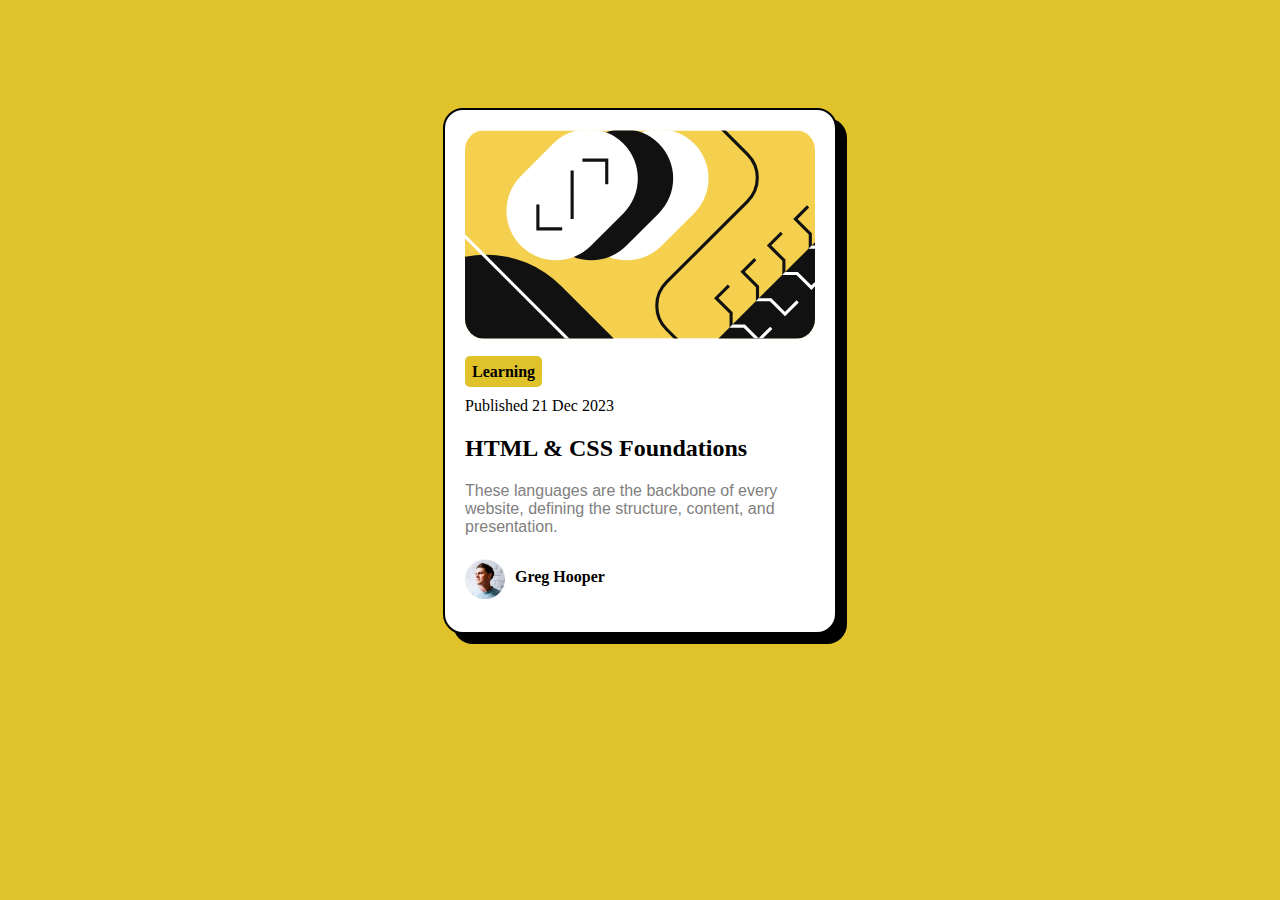
<file: Blog Preview Card Main/index.html>
<!DOCTYPE html>
<html lang="en">
<head>
  <meta charset="UTF-8">
  <meta name="viewport" content="width=device-width, initial-scale=1.0"> <!-- displays site properly based on user's device -->
  <link rel="stylesheet" href="./styles.css">
  <link rel="icon" type="image/png" sizes="32x32" href="./assets/images/favicon-32x32.png">
  
  <title>Frontend Mentor | Blog preview card</title>


</head>
<body>

  <div class="blog-container">
    <div class="blog-image">
      <img src="./assets/images/illustration-article.svg" alt="blog image">
    </div>

    <div class="blog-content">
      <h4>Learning</h4>
      <p id="publish">Published 21 Dec 2023</p>
      <h2>HTML & CSS Foundations</h2>
      <p id="description">These languages are the backbone of every website, 
        defining the structure, content, and presentation.</p>
    </div>

    <div class="blog-author">
      <img src="./assets/images/image-avatar.webp" alt="author image">
      <p>Greg Hooper</p>
      </div>
      </div>
</body>
</html>
</file>
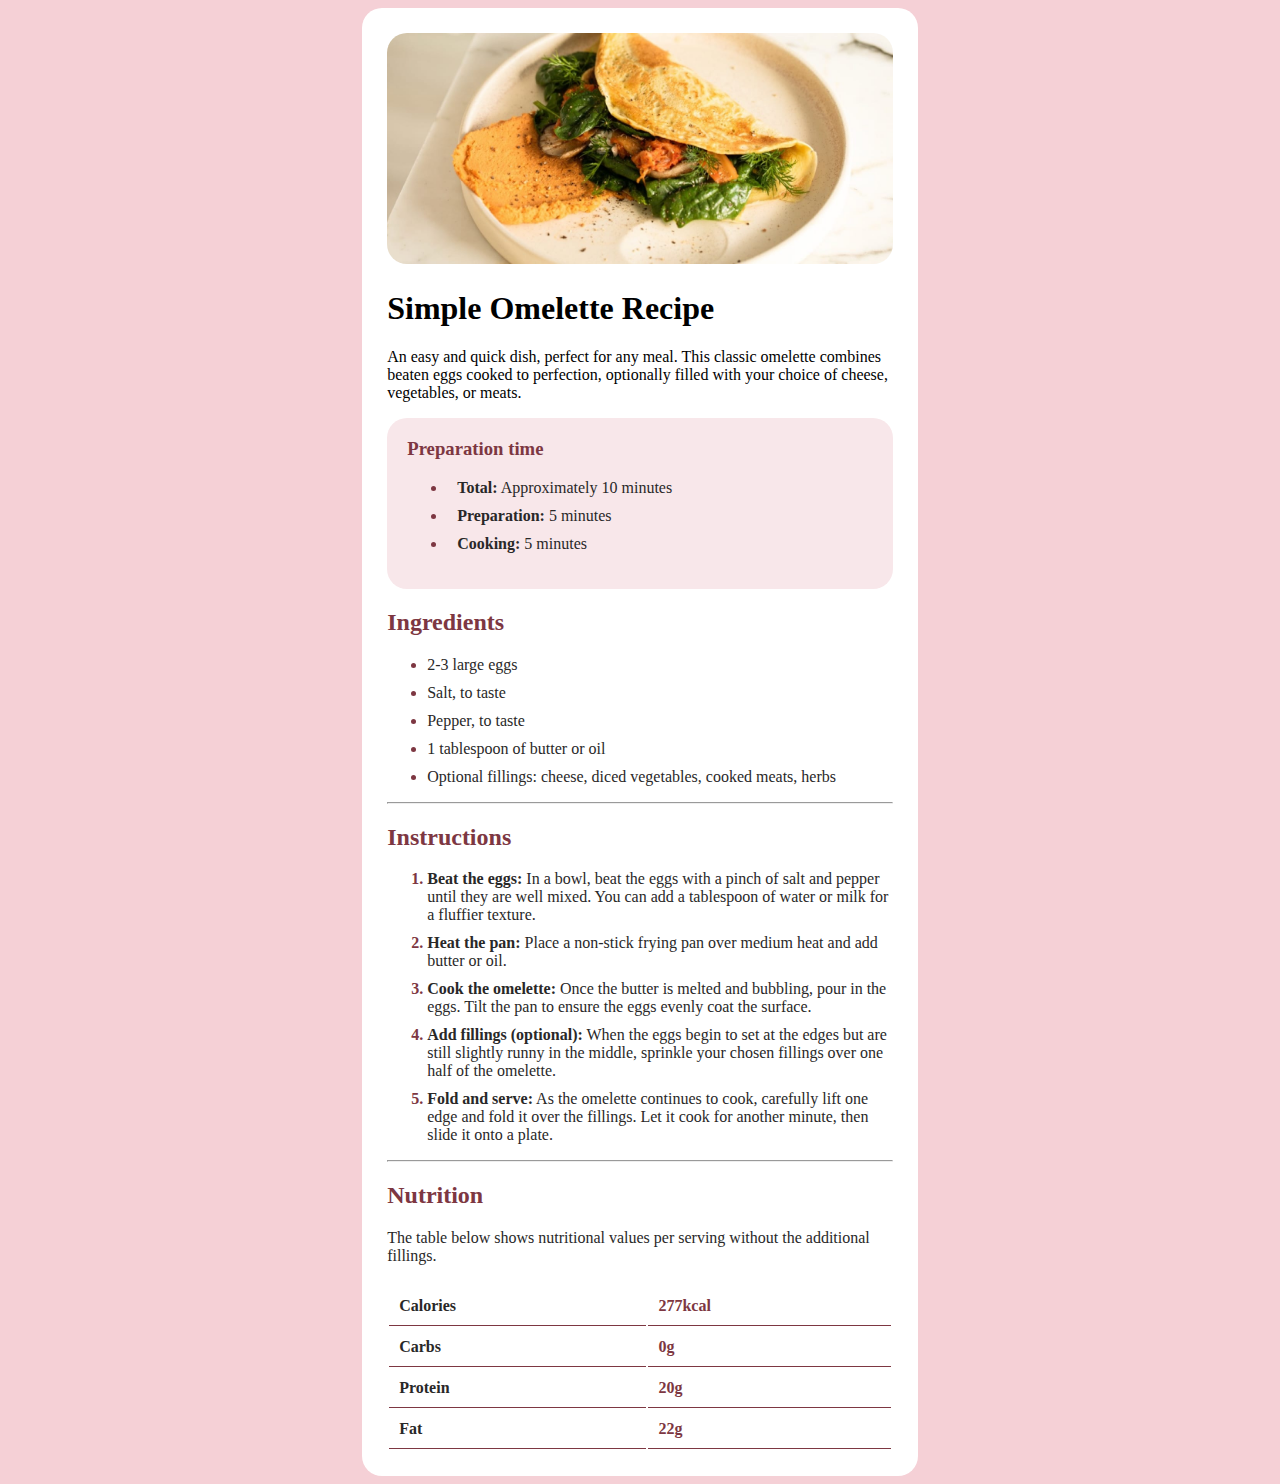
<file: Recipe Page/index.html>
<!DOCTYPE html>
<html lang="en">
<head>
  <meta charset="UTF-8">
  <meta name="viewport" content="width=device-width, initial-scale=1.0"> <!-- displays site properly based on user's device -->

  <link rel="icon" type="image/png" sizes="32x32" href="./assets/images/favicon-32x32.png">
  <link rel="stylesheet" href="./styles.css">
  <title>Frontend Mentor | Recipe page</title>
</head>
<body>

  <main class="main-container">
    <section class="recipe-main">
      <img src="./assets/images/image-omelette.jpeg" alt="image of the recipe page">
      <h1>Simple Omelette Recipe</h1>
      <p>An easy and quick dish, perfect for any meal. This classic omelette combines beaten eggs cooked to perfection, 
        optionally filled with your choice of cheese, vegetables, or meats.
      </p>

      <section class="recipe-time">
        <h3>Preparation time</h3>
        <ul class="recipe-time-list" type="disc">
          <li><b>Total:</b> Approximately 10 minutes</li>
          <li><b>Preparation:</b> 5 minutes</li>
          <li><b>Cooking:</b> 5 minutes</li>
        </ul>
      </section>

      <section class="recipe-ingredients">
        <h2>Ingredients</h2>
        <ul class="recipe-ingredients-list" type="disc">
          <li>2-3 large eggs</li>
          <li>Salt, to taste</li>
          <li>Pepper, to taste</li>
          <li>1 tablespoon of butter or oil</li>
          <li>Optional fillings: cheese, diced vegetables, cooked meats, herbs</li>
        </ul>
      </section>

      <hr/>

      <section class="recipe-instructions">
        <h2>Instructions</h2>
        <ol class="recipe-instructions-list" type="1">
          <li><b>Beat the eggs:</b> In a bowl, beat the eggs with a pinch of salt and pepper until they are well mixed. You can add a tablespoon of water or milk for a fluffier texture.</li>
          <li><b>Heat the pan:</b> Place a non-stick frying pan over medium heat and add butter or oil.</li>
          <li><b>Cook the omelette:</b> Once the butter is melted and bubbling, pour in the eggs. Tilt the pan to ensure the eggs evenly coat the surface.</li>
          <li><b>Add fillings (optional):</b> When the eggs begin to set at the edges but are still slightly runny in the middle, sprinkle your chosen fillings over one half of the omelette.</li>
          <li><b>Fold and serve:</b> As the omelette continues to cook, carefully lift one edge and fold it over the fillings. Let it cook for another minute, then slide it onto a plate.</li>
      </section>

      <hr/>

      <section class="recipe-nutrition">
        <h2>Nutrition</h2>
        <p>The table below shows nutritional values per serving without the additional fillings.</p>
        <table class="recipe-nutrition-table">
          <tr>
            <th>Calories</th>
            <td>277kcal</td>
          </tr>
          <tr>
            <th>Carbs</th>
            <td>0g</td>
          </tr>
          <tr>
            <th>Protein</th>
            <td>20g</td>
          </tr>
          <tr>
            <th>Fat</th>
            <td>22g</td>
          </tr>
        </table>
      </section>
    </section>
  </main>


  <!-- <footer>
  <div class="attribution">
    Challenge by <a href="https://www.frontendmentor.io?ref=challenge" target="_blank">Frontend Mentor</a>. 
    Coded by <a href="#">Pratik Kurdekar</a>.
  </div>
  </footer> -->
</body>
</html>
</file>
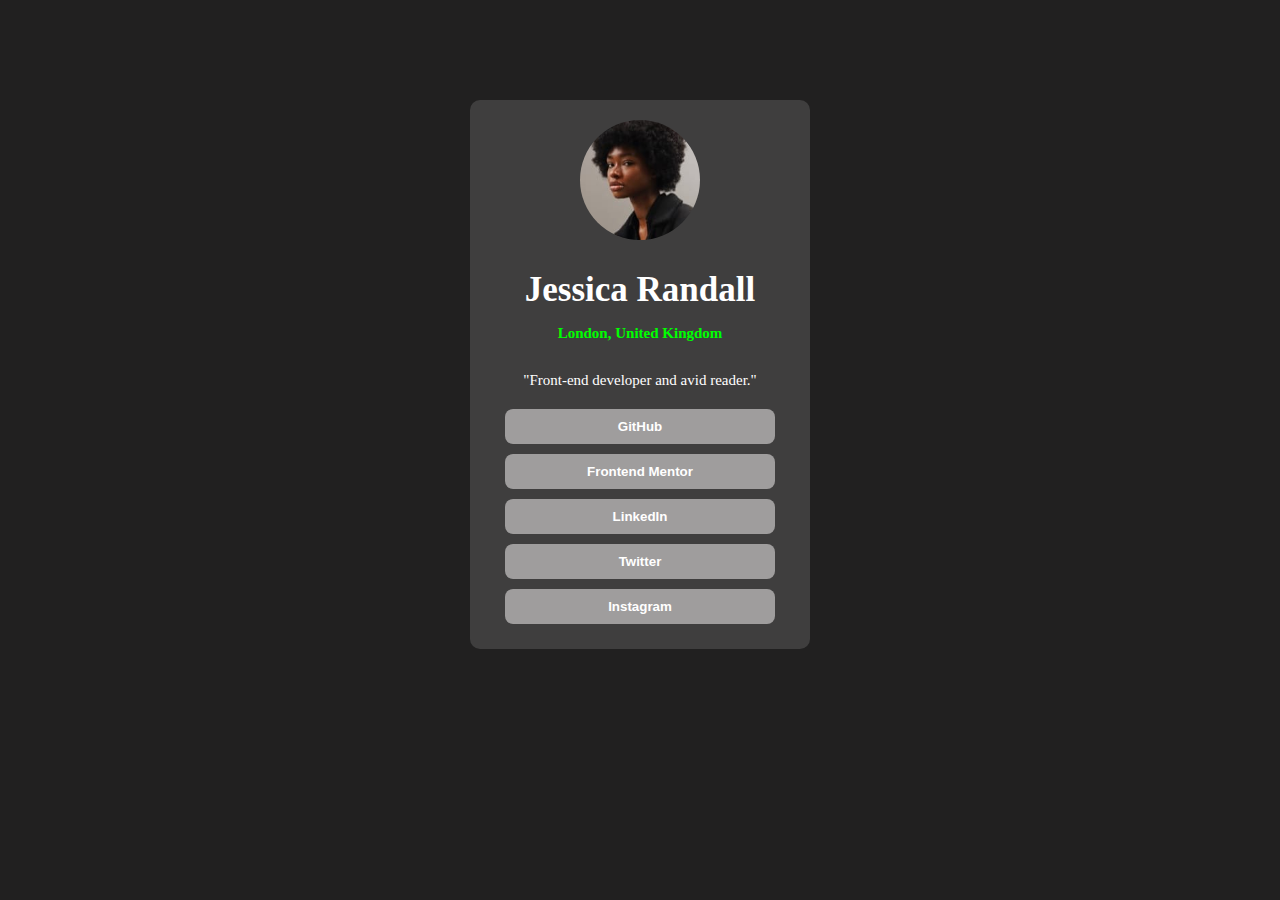
<file: Social Link Profile/index.html>
<!DOCTYPE html>
<html lang="en">
<head>
  <meta charset="UTF-8">
  <meta name="viewport" content="width=device-width, initial-scale=1.0"> <!-- displays site properly based on user's device -->

  <link rel="icon" type="image/png" sizes="32x32" href="./assets/images/favicon-32x32.png">
  <link rel="stylesheet" href="./styles.css">
  <title>Frontend Mentor | Social links profile</title>

</head>
<body>

  <section class="social-container">
    <section class="social-info">
      <img src="./assets/images/avatar-jessica.jpeg" alt="jessica-randall" class="profile-img">
      <h1 id="name">Jessica Randall</h1>
      <p id="loc">London, United Kingdom</p>
      <p id="work">"Front-end developer and avid reader."</p>
    </section>

    
      <section class="social-btn">
      <button class="btn btn-github">GitHub</button>
      <button class="btn btn-FrontMentor">Frontend Mentor</button>
      <button class="btn btn-linkedin">LinkedIn</button>
      <button class="btn btn-twitter">Twitter</button>
      <button class="btn btn-instagram">Instagram</button>
    
      </section>
    
  </section>
  
</body>
</html>
</file>
<file: Blog Preview Card Main/styles.css>
body{
    background-color: rgb(224, 194, 42);
    display: flex;
    justify-content: center;
    align-items: center;
}

.blog-container{
    margin-top: 100px;
    padding: 20px;
    width: 350px;
    border: 2px solid black;
    border-radius: 20px;
    box-shadow: 10px 10px 0px black;
    background-color: white;
    display: flex;
    flex-direction: column;
}
    
.blog-image{
    width: 100%;
}

.blog-image img{
    width: 100%;
    border-radius: 20px;
}
.blog-content{
    margin-top: 20px;
}

.blog-content h4{
    display: inline;
    background-color: rgb(224, 194, 42);
    padding: 7px;
    border-radius: 5px;
}

.blog-content #publish{
    font-family:'Times New Roman', Times, serif;
}

.blog-content h2{
    color: black;
}

.blog-content #description{
    font-family:Arial, Helvetica, sans-serif;
    color: grey;
}

.blog-author{
    display: flex;

}
.blog-author p{
    font-weight: bolder;
    margin-left: 10px;
    padding-bottom: 10px;
}
.blog-author img{
    width: 40px;
    height: 40px;
    margin-top: 7px;
}
</file>
<file: Recipe Page/styles.css>
body, .main-container{
    display: flex;
    flex-direction: column;
    justify-content: center;
    align-items: center;
    background-color: rgb(245, 208, 214);
}
.recipe-main {
  width: 40%;
  /* display: flex;
  flex-direction: column;
  justify-content: center;
  align-items: center; */
  padding: 25px;
  border-radius: 20px;
  background-color: white;
}

.recipe-main img {
  width: 100%;
  border-radius: 20px;
}

.recipe-time{
    background-color: rgb(248, 231, 234);
    padding: 20px;
    border-radius: 20px;
}
.recipe-time h3{
    margin-top: 0px;
    color: rgb(125, 55, 66);
}
.recipe-time-list li{
    padding-left: 10px;
    margin: 10px 0px 0px 0px;
    color: rgb(41, 40, 40);

}
.recipe-time-list li::marker{
    color: rgb(125, 55, 66);
}


.recipe-ingredients h2{
    color: rgb(125, 55, 66);
}
.recipe-ingredients-list li{
    margin: 10px 0px 0px 0px;
    color: rgb(41, 40, 40);
}
.recipe-ingredients-list li::marker{
    color: rgb(125, 55, 66);
}

.recipe-instructions h2{
    color: rgb(125, 55, 66);
}

.recipe-instructions-list li{
    margin: 10px 0px 0px 0px;
    color: rgb(41, 40, 40);
}

.recipe-instructions-list li::marker{
    color: rgb(125, 55, 66);
    font-weight: bold;

}

.recipe-nutrition h2{
    color: rgb(125, 55, 66);
}

.recipe-nutrition p{
    color: rgb(41, 40, 40);
}

.recipe-nutrition-table{
    
    width: 100%;
    margin: 20px 0px 0px 0px;
}

.recipe-nutrition-table th{
    text-align: left;
    padding: 10px;
    border-bottom: 1px solid rgb(125, 55, 66);
    color: rgb(41, 40, 40);
}

.recipe-nutrition-table td{
    text-align: left;
    padding: 10px;
    font-weight: bold;
    color: rgb(125, 55, 66);
    border-bottom: 1px solid rgb(125, 55, 66);
}
</file>
<file: Social Link Profile/styles.css>
body{
    display: flex;
    justify-content: center;
    align-items: center;
    margin-top: 100px;
    background-color: rgb(33, 32, 32);
}

.social-container{
    width: 300px;
    border-radius: 10px;
    background-color: rgb(63, 62, 62);
    padding: 20px;
    
}

.social-info{
    display: flex;
    flex-direction: column;
    justify-content: center;
    align-items: center;
}

img{
    width: 120px;
    height: 120px;
    border-radius: 50%;
}

#name{
    font-size: 35px;
    font-weight: bold;
    color: white;
    margin-top: 30px;
    margin-bottom: 0px;


}

#loc{
    font-size: 15px;
    color: lime;
    font-weight: bold;
}

#work{
    font-size: 15px;
    color: white;
}



.social-btn{
    display: flex;
    flex-direction: column;
    justify-content: center;
    align-items: center;
    
}

.btn{
    width: 90%;
    margin: 5px 0px 5px 0px;
    padding: 10px;
    border-radius: 8px;
    border: none;
    background-color: rgb(159, 157, 157);
    color: white;
    font-weight: bold;
    cursor: pointer;
}

.btn:hover{
    background-color: rgb(235, 205, 13);
    color: black;

}
</file>
